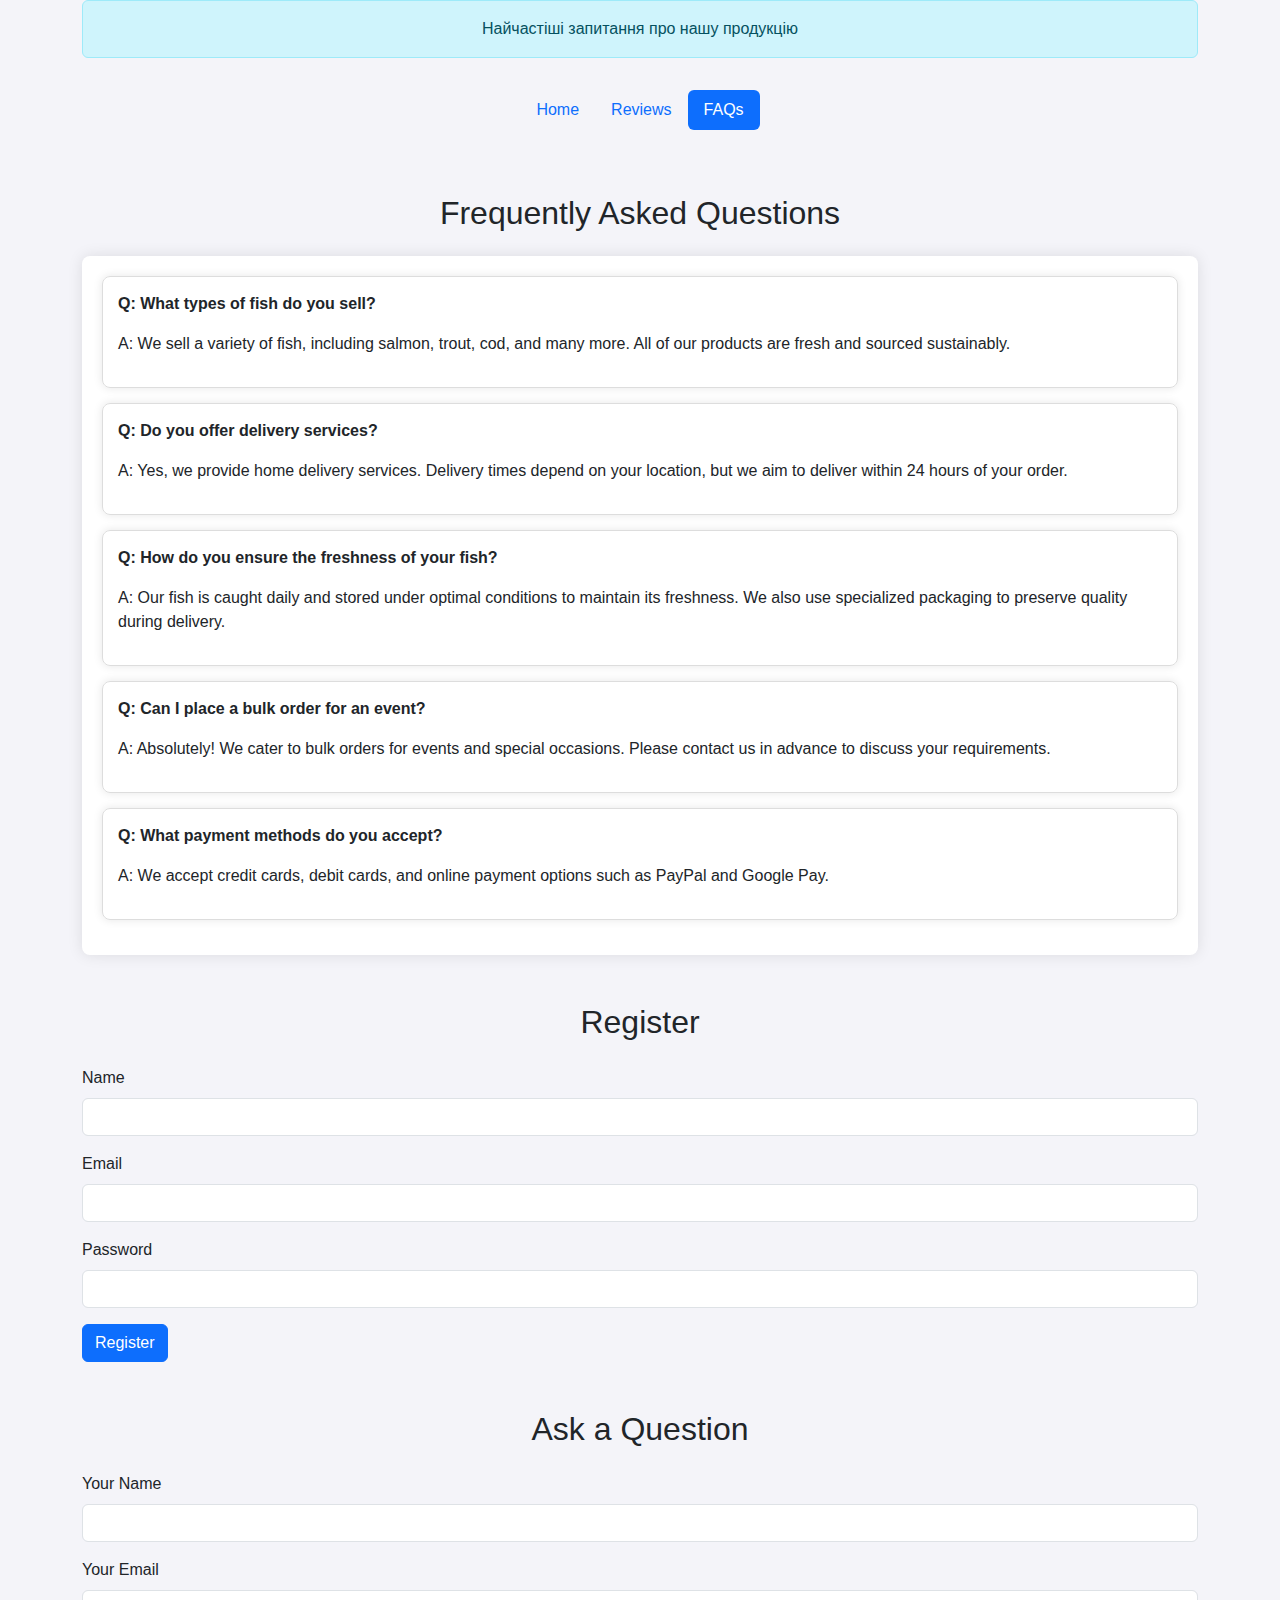
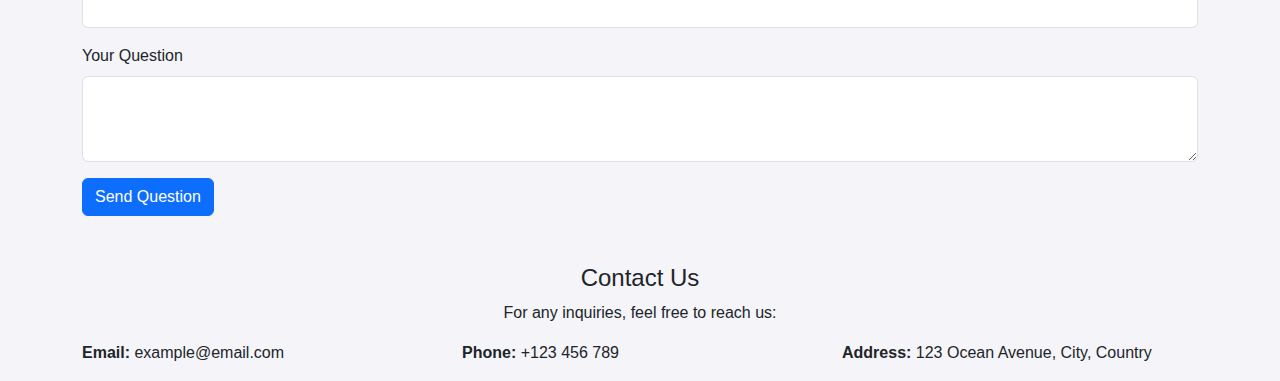
<file: faq.html>
<html>
    <head>
        <link href="https://cdn.jsdelivr.net/npm/bootstrap@5.3.3/dist/css/bootstrap.min.css" rel="stylesheet" integrity="sha384-QWTKZyjpPEjISv5WaRU9OFeRpok6YctnYmDr5pNlyT2bRjXh0JMhjY6hW+ALEwIH" crossorigin="anonymous">
        <link rel="stylesheet" href="./faq.css" />
        <style>
            body {
                background-color: #f4f4f9;
            }
            .faq-container {
                background-color: #fff;
                padding: 20px;
                border-radius: 8px;
                box-shadow: 0 0 15px rgba(0, 0, 0, 0.1);
                margin-top: 20px;
            }
            .faq-item {
                border: 1px solid #ddd;
                border-radius: 8px;
                padding: 15px;
                margin-bottom: 15px;
                box-shadow: 0 0 10px rgba(0, 0, 0, 0.1);
            }
            .faq-question {
                font-weight: bold;
            }
            .faq-answer {
                margin-top: 10px;
            }
        </style>
    </head>
    <body>
        <div class="container">
            <div class="alert alert-info text-center" role="alert">
                Найчастіші запитання про нашу продукцію
            </div>
            <header class="d-flex justify-content-center py-3">
                <ul class="nav nav-pills">
                    <li class="nav-item"><a href="index.html" class="nav-link" aria-current="page">Home</a></li>
                    <li class="nav-item"><a href="reviews.html" class="nav-link">Reviews</a></li>
                    <li class="nav-item"><a href="faq.html" class="nav-link active">FAQs</a></li>
                </ul>
            </header>
        </div>
        <div class="container my-5">
            <h2 class="text-center mb-4">Frequently Asked Questions</h2>

            <section class="faq-container">
                <div class="faq-item">
                    <p class="faq-question">Q: What types of fish do you sell?</p>
                    <p class="faq-answer">A: We sell a variety of fish, including salmon, trout, cod, and many more. All of our products are fresh and sourced sustainably.</p>
                </div>

                <div class="faq-item">
                    <p class="faq-question">Q: Do you offer delivery services?</p>
                    <p class="faq-answer">A: Yes, we provide home delivery services. Delivery times depend on your location, but we aim to deliver within 24 hours of your order.</p>
                </div>

                <div class="faq-item">
                    <p class="faq-question">Q: How do you ensure the freshness of your fish?</p>
                    <p class="faq-answer">A: Our fish is caught daily and stored under optimal conditions to maintain its freshness. We also use specialized packaging to preserve quality during delivery.</p>
                </div>

                <div class="faq-item">
                    <p class="faq-question">Q: Can I place a bulk order for an event?</p>
                    <p class="faq-answer">A: Absolutely! We cater to bulk orders for events and special occasions. Please contact us in advance to discuss your requirements.</p>
                </div>

                <div class="faq-item">
                    <p class="faq-question">Q: What payment methods do you accept?</p>
                    <p class="faq-answer">A: We accept credit cards, debit cards, and online payment options such as PayPal and Google Pay.</p>
                </div>
            </section>
        </div>

        <!-- Registration Form -->
        <div class="container my-5" id="register">
            <h2 class="text-center mb-4">Register</h2>
            <form>
                <div class="mb-3">
                    <label for="name" class="form-label">Name</label>
                    <input type="text" class="form-control" id="name" required>
                </div>
                <div class="mb-3">
                    <label for="email" class="form-label">Email</label>
                    <input type="email" class="form-control" id="email" required>
                </div>
                <div class="mb-3">
                    <label for="password" class="form-label">Password</label>
                    <input type="password" class="form-control" id="password" required>
                </div>
                <button type="submit" class="btn btn-primary">Register</button>
            </form>
        </div>

        <!-- Contact Form for Questions -->
        <div class="container my-5" id="contact">
            <h2 class="text-center mb-4">Ask a Question</h2>
            <form>
                <div class="mb-3">
                    <label for="contactName" class="form-label">Your Name</label>
                    <input type="text" class="form-control" id="contactName" required>
                </div>
                <div class="mb-3">
                    <label for="contactEmail" class="form-label">Your Email</label>
                    <input type="email" class="form-control" id="contactEmail" required>
                </div>
                <div class="mb-3">
                    <label for="question" class="form-label">Your Question</label>
                    <textarea class="form-control" id="question" rows="3" required></textarea>
                </div>
                <button type="submit" class="btn btn-primary">Send Question</button>
            </form>
        </div>

        <footer>
            <div class="container">
                <h4 class="text-center">Contact Us</h4>
                <p class="text-center">For any inquiries, feel free to reach us:</p>
                <div class="row">
                    <div class="col-md-4">
                        <p><strong>Email:</strong> example@email.com</p>
                    </div>
                    <div class="col-md-4">
                        <p><strong>Phone:</strong> +123 456 789</p>
                    </div>
                    <div class="col-md-4">
                        <p><strong>Address:</strong> 123 Ocean Avenue, City, Country</p>
                    </div>
                </div>
            </div>
        </footer>

        <script src="https://cdn.jsdelivr.net/npm/bootstrap@5.3.3/dist/js/bootstrap.bundle.min.js" integrity="sha384-YvpcrYf0tY3lHB60NNkmXc5s9fDVZLESaAA55NDzOxhy9GkcIdslK1eN7N6jIeHz" crossorigin="anonymous"></script>
    </body>
</html>
</file>
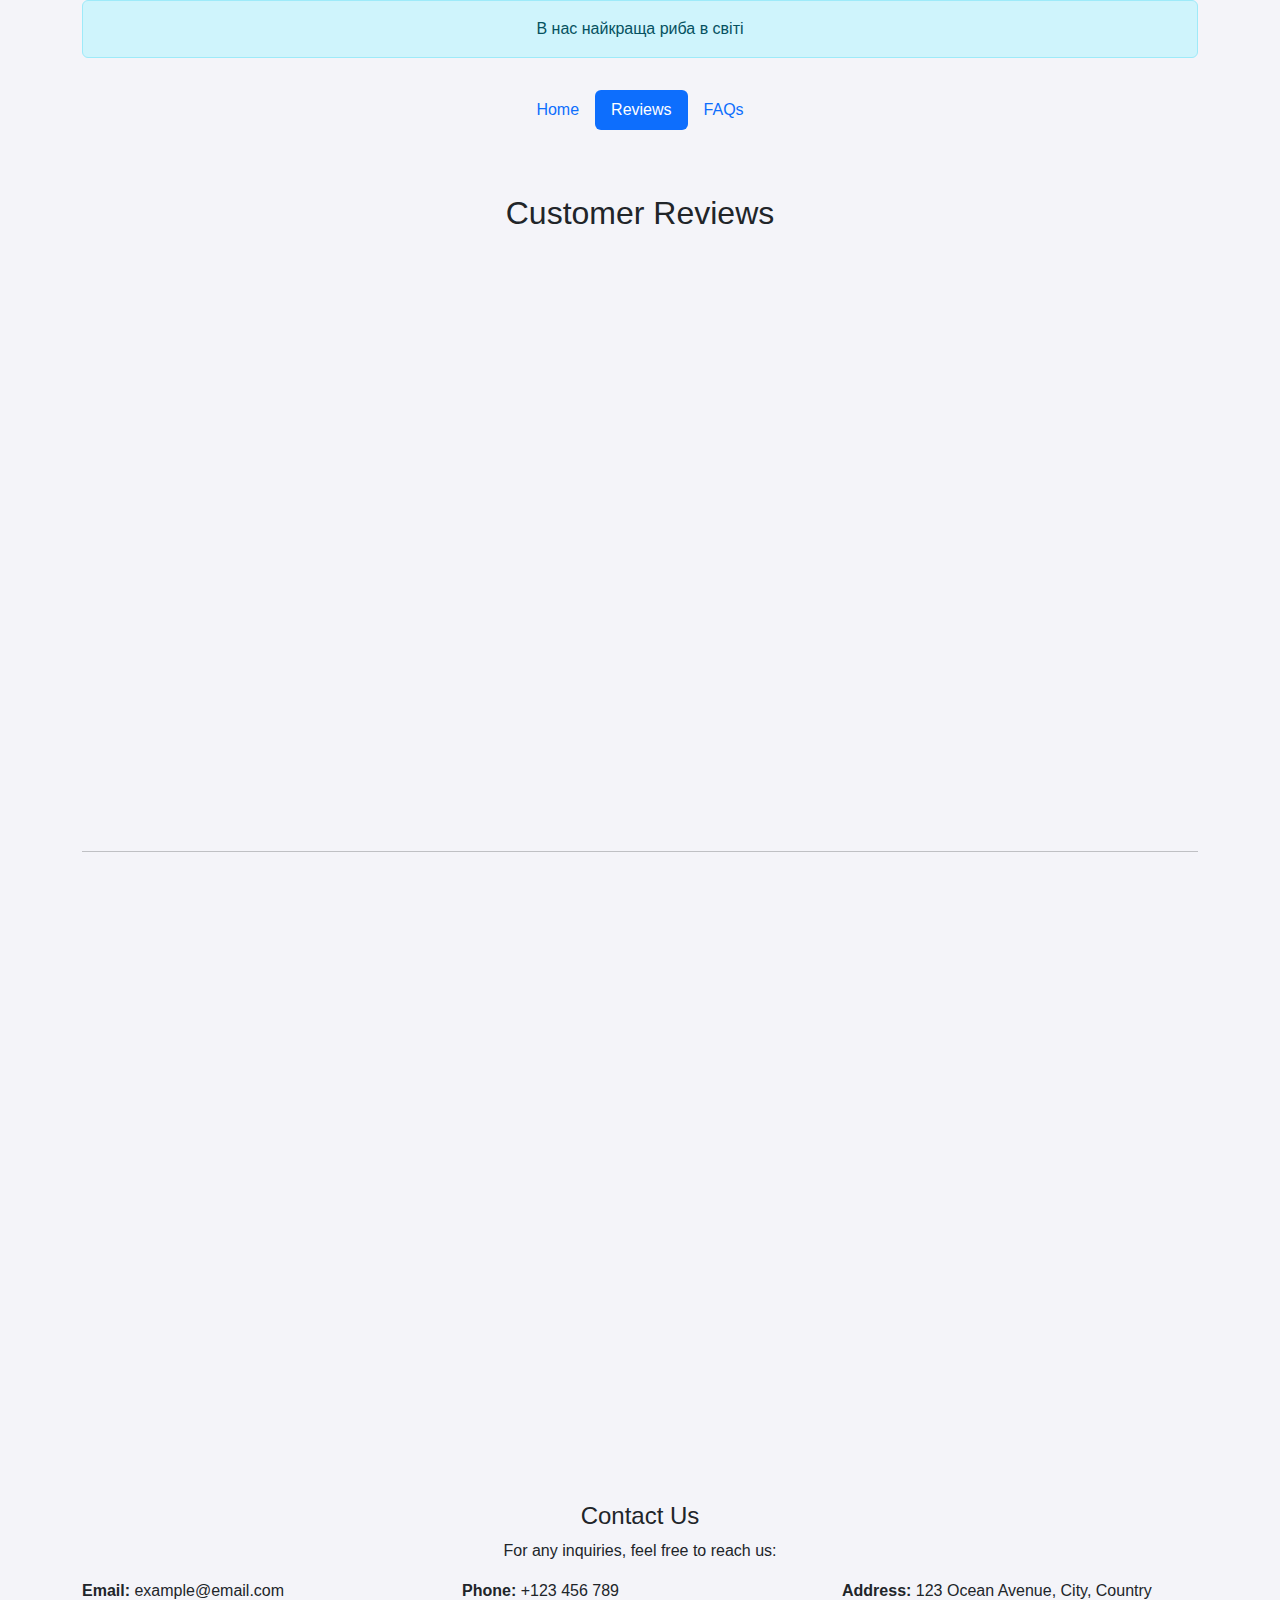
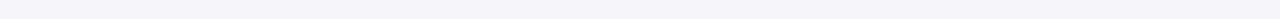
<file: reviews.html>
<html>
    <head>
        <link href="https://cdn.jsdelivr.net/npm/bootstrap@5.3.3/dist/css/bootstrap.min.css" rel="stylesheet" integrity="sha384-QWTKZyjpPEjISv5WaRU9OFeRpok6YctnYmDr5pNlyT2bRjXh0JMhjY6hW+ALEwIH" crossorigin="anonymous">
        <link rel="stylesheet" href="./reviews.css" />
      <style>
            body {
                background-color: #f4f4f9;
            }
            .review-container {
                background-color: #fff;
                padding: 20px;
                border-radius: 8px;
                box-shadow: 0 0 15px rgba(0, 0, 0, 0.1);
                margin-top: 20px;
                opacity: 0; /* Set initial opacity for fade-in effect */
                animation: fadeIn 1s forwards; /* Animation for fade-in */
            }
            .review-card {
                border: 1px solid #ddd;
                border-radius: 8px;
                padding: 15px;
                margin-bottom: 15px;
                box-shadow: 0 0 10px rgba(0, 0, 0, 0.1);
                transition: transform 0.3s ease, box-shadow 0.3s ease; /* Smooth hover effects */
            }
            .review-card:hover {
                transform: scale(1.05); /* Slight scale-up on hover */
                box-shadow: 0 0 15px rgba(0, 0, 0, 0.2); /* Darker shadow on hover */
            }
            .form-container {
                max-width: 600px;
                margin: 0 auto;
            }
            @keyframes fadeIn {
                0% { opacity: 0; }
                100% { opacity: 1; }
            }
            /* Animation for the form submission */
            @keyframes formSubmission {
                0% { transform: scale(1); }
                50% { transform: scale(1.05); }
                100% { transform: scale(1); }
            }
        </style>
    </head>
    <body>
        <div class="container">
            <div class="alert alert-info text-center" role="alert">
                В нас найкраща риба в світі
            </div>
            <header class="d-flex justify-content-center py-3">
                <ul class="nav nav-pills">
                    <li class="nav-item"><a href="index.html" class="nav-link" aria-current="page">Home</a></li>
                    <li class="nav-item"><a href="reviews.html" class="nav-link active">Reviews</a></li>
                    <li class="nav-item"><a href="faq.html" class="nav-link">FAQs</a></li>
                </ul>
            </header>
        </div>
        <div class="container my-5">
            <h2 class="text-center mb-4">Customer Reviews</h2>

            <!-- Review Form Section -->
            <section class="review-container form-container">
                <h4>Leave a Review</h4>
                <form id="reviewForm">
                    <div class="mb-3">
                        <label for="name" class="form-label">Your Name</label>
                        <input type="text" class="form-control" id="name" placeholder="Your name" required>
                    </div>
                    <div class="mb-3">
                        <label for="email" class="form-label">Your Email</label>
                        <input type="email" class="form-control" id="email" placeholder="Your email address" required>
                    </div>
                    <div class="mb-3">
                        <label for="rating" class="form-label">Rating</label>
                        <select class="form-select" id="rating" required>
                            <option value="1">1 Star</option>
                            <option value="2">2 Stars</option>
                            <option value="3">3 Stars</option>
                            <option value="4">4 Stars</option>
                            <option value="5">5 Stars</option>
                        </select>
                    </div>
                    <div class="mb-3">
                        <label for="review" class="form-label">Review</label>
                        <textarea class="form-control" id="review" rows="4" placeholder="Write your review here" required></textarea>
                    </div>
                    <button type="submit" class="btn btn-primary">Submit Review</button>
                </form>
            </section>

            <hr class="my-5">

            <!-- Display Reviews -->
            <section class="review-container">
                <h4>What Our Customers Say</h4>
                <div id="reviewsList">
                    <!-- Existing Reviews -->
                    <div class="review-card">
                        <h5>John Doe</h5>
                        <p><strong>Rating:</strong> ⭐⭐⭐⭐⭐</p>
                        <p>This is the best fish I have ever tasted! Fresh, juicy, and absolutely delicious. Highly recommend!</p>
                    </div>

                    <div class="review-card">
                        <h5>Jane Smith</h5>
                        <p><strong>Rating:</strong> ⭐⭐⭐⭐</p>
                        <p>Great service and quality! The fish was fresh, but I think there could be a little more variety.</p>
                    </div>

                    <div class="review-card">
                        <h5>Michael Brown</h5>
                        <p><strong>Rating:</strong> ⭐⭐⭐</p>
                        <p>Good quality fish, but I expected a bit more from the packaging. Overall, satisfied.</p>
                    </div>
                </div>
            </section>
        </div>

        <footer>
            <div class="container">
                <h4 class="text-center">Contact Us</h4>
                <p class="text-center">For any inquiries, feel free to reach us:</p>
                <div class="row">
                    <div class="col-md-4">
                        <p><strong>Email:</strong> example@email.com</p>
                    </div>
                    <div class="col-md-4">
                        <p><strong>Phone:</strong> +123 456 789</p>
                    </div>
                    <div class="col-md-4">
                        <p><strong>Address:</strong> 123 Ocean Avenue, City, Country</p>
                    </div>
                </div>
            </div>
        </footer>

        <script src="https://cdn.jsdelivr.net/npm/bootstrap@5.3.3/dist/js/bootstrap.bundle.min.js" integrity="sha384-YvpcrYf0tY3lHB60NNkmXc5s9fDVZLESaAA55NDzOxhy9GkcIdslK1eN7N6jIeHz" crossorigin="anonymous"></script>
        <script>
            document.getElementById('reviewForm').addEventListener('submit', function (e) {
                e.preventDefault();

                // Get form values
                const name = document.getElementById('name').value;
                const rating = document.getElementById('rating').value;
                const reviewText = document.getElementById('review').value;

                // Create new review card
                const reviewCard = document.createElement('div');
                reviewCard.classList.add('review-card');
                reviewCard.style.animation = 'formSubmission 1s ease'; // Apply form submission animation

                reviewCard.innerHTML = `
                    <h5>${name}</h5>
                    <p><strong>Rating:</strong> ${'⭐'.repeat(rating)}</p>
                    <p>${reviewText}</p>
                `;

                // Append to reviews list
                document.getElementById('reviewsList').appendChild(reviewCard);

                // Reset the form
                document.getElementById('reviewForm').reset();
            });
        </script>
    </body>
</html>
</file>
<file: faq.css>
body {
    font-family: sans-serif;
}

.nav-pills .nav-link {
                animation: slideIn 0.5s ease-out forwards;
            }

            @keyframes slideIn {
                0% {
                    transform: translateX(-100%);
                    opacity: 0;
                }
                100% {
                    transform: translateX(0);
                    opacity: 1;
                }
            }
</file>
<file: reviews.css>
body {
    font-family: sans-serif;
}

@keyframes fadeIn {
                0% {
                    opacity: 0;
                }
                100% {
                    opacity: 1;
                }
            }

@keyframes slideIn {
                0% {
                    transform: translateX(-100%);
                    opacity: 0;
                }
                100% {
                    transform: translateX(0);
                    opacity: 1;
                }
            }

            /* Add animation to the alert banner */
            .alert {
                animation: slideDown 0.5s ease-in-out;
            }
</file>
